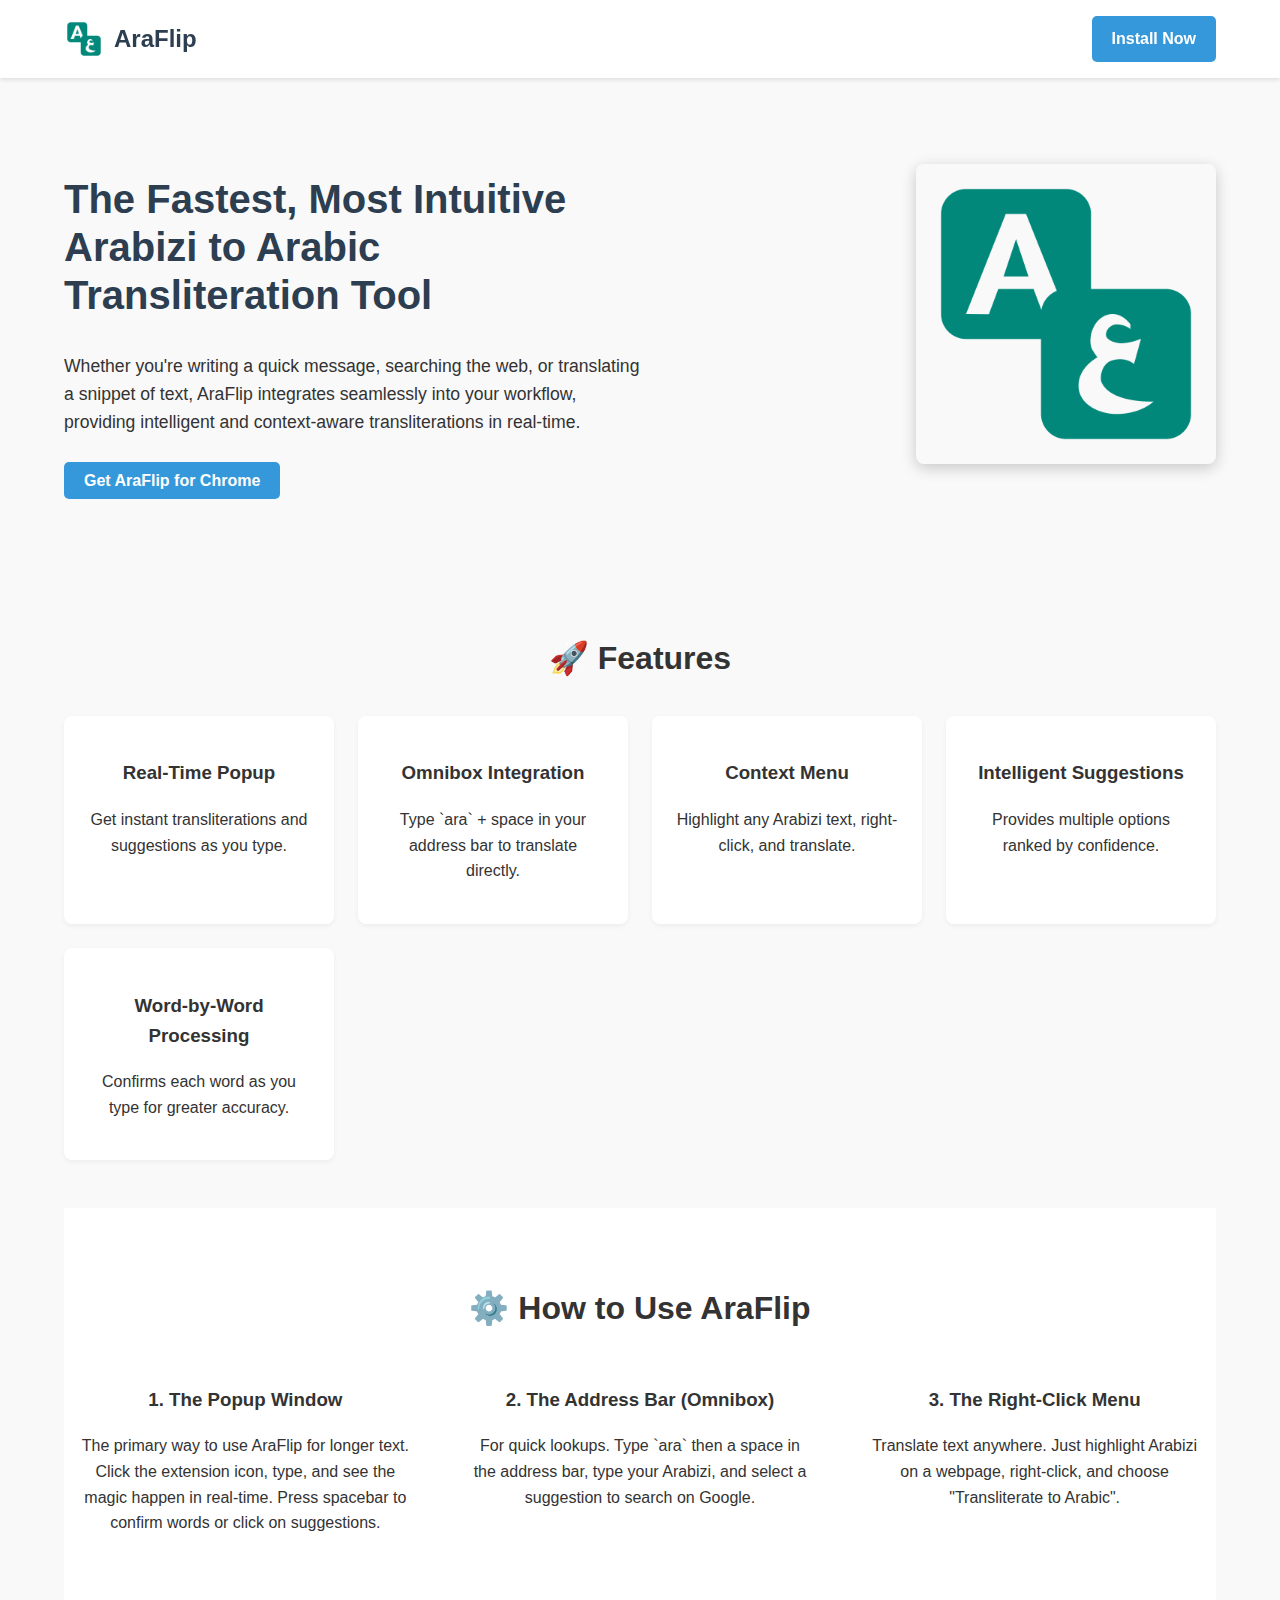
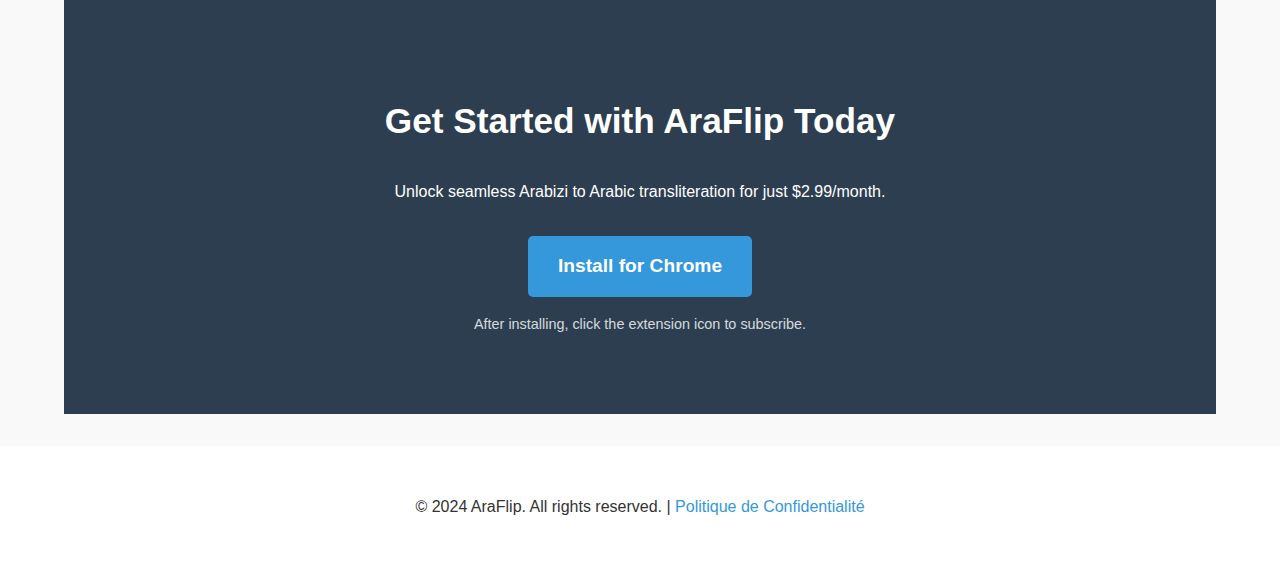
<file: index.html>
<!DOCTYPE html>
<html lang="en">
<head>
    <meta charset="UTF-8">
    <meta name="viewport" content="width=device-width, initial-scale=1.0">
    <title>AraFlip - Instant Arabizi to Arabic Transliteration</title>
    <link rel="stylesheet" href="landing.css">
    <link rel="shortcut icon" href="icons/icon48.png" type="image/png">
</head>
<body>
    <header>
        <nav>
            <div class="logo">
                <img src="icons/icon48.png" alt="AraFlip Logo">
                <h1>AraFlip</h1>
            </div>
            <a href="#install" class="cta-button">Install Now</a>
        </nav>
    </header>

    <main>
        <section class="hero">
            <div class="hero-content">
                <h2>The Fastest, Most Intuitive Arabizi to Arabic Transliteration Tool</h2>
                <p>Whether you're writing a quick message, searching the web, or translating a snippet of text, AraFlip integrates seamlessly into your workflow, providing intelligent and context-aware transliterations in real-time.</p>
                <a href="#install" class="cta-button">Get AraFlip for Chrome</a>
            </div>
            <div class="hero-image">
                <!-- You can add a screenshot of the extension popup here -->
                <img src="icons/icon128.png" alt="AraFlip Extension Screenshot" class="screenshot">
            </div>
        </section>

        <section id="features" class="features">
            <h2>🚀 Features</h2>
            <div class="feature-grid">
                <div class="feature-item">
                    <h3>Real-Time Popup</h3>
                    <p>Get instant transliterations and suggestions as you type.</p>
                </div>
                <div class="feature-item">
                    <h3>Omnibox Integration</h3>
                    <p>Type `ara` + space in your address bar to translate directly.</p>
                </div>
                <div class="feature-item">
                    <h3>Context Menu</h3>
                    <p>Highlight any Arabizi text, right-click, and translate.</p>
                </div>
                <div class="feature-item">
                    <h3>Intelligent Suggestions</h3>
                    <p>Provides multiple options ranked by confidence.</p>
                </div>
                 <div class="feature-item">
                    <h3>Word-by-Word Processing</h3>
                    <p>Confirms each word as you type for greater accuracy.</p>
                </div>
            </div>
        </section>

        <section id="how-to-use" class="how-to-use">
            <h2>⚙️ How to Use AraFlip</h2>
            <div class="usage-methods">
                <article>
                    <h3>1. The Popup Window</h3>
                    <p>The primary way to use AraFlip for longer text. Click the extension icon, type, and see the magic happen in real-time. Press spacebar to confirm words or click on suggestions.</p>
                </article>
                <article>
                    <h3>2. The Address Bar (Omnibox)</h3>
                    <p>For quick lookups. Type `ara` then a space in the address bar, type your Arabizi, and select a suggestion to search on Google.</p>
                </article>
                <article>
                    <h3>3. The Right-Click Menu</h3>
                    <p>Translate text anywhere. Just highlight Arabizi on a webpage, right-click, and choose "Transliterate to Arabic".</p>
                </article>
            </div>
        </section>

        <section id="install" class="call-to-action">
            <h2>Get Started with AraFlip Today</h2>
            <p>Unlock seamless Arabizi to Arabic transliteration for just $2.99/month.</p>
            <a href="YOUR_CHROME_STORE_LINK_HERE" class="cta-button">Install for Chrome</a>
            <p class="note">After installing, click the extension icon to subscribe.</p>
        </section>
    </main>

    <footer>
        <p>&copy; 2024 AraFlip. All rights reserved. | <a href="politique-de-confidentialite.html" style="color: #3498db; text-decoration: none;">Politique de Confidentialité</a></p>
    </footer>
</body>
</html>
</file>
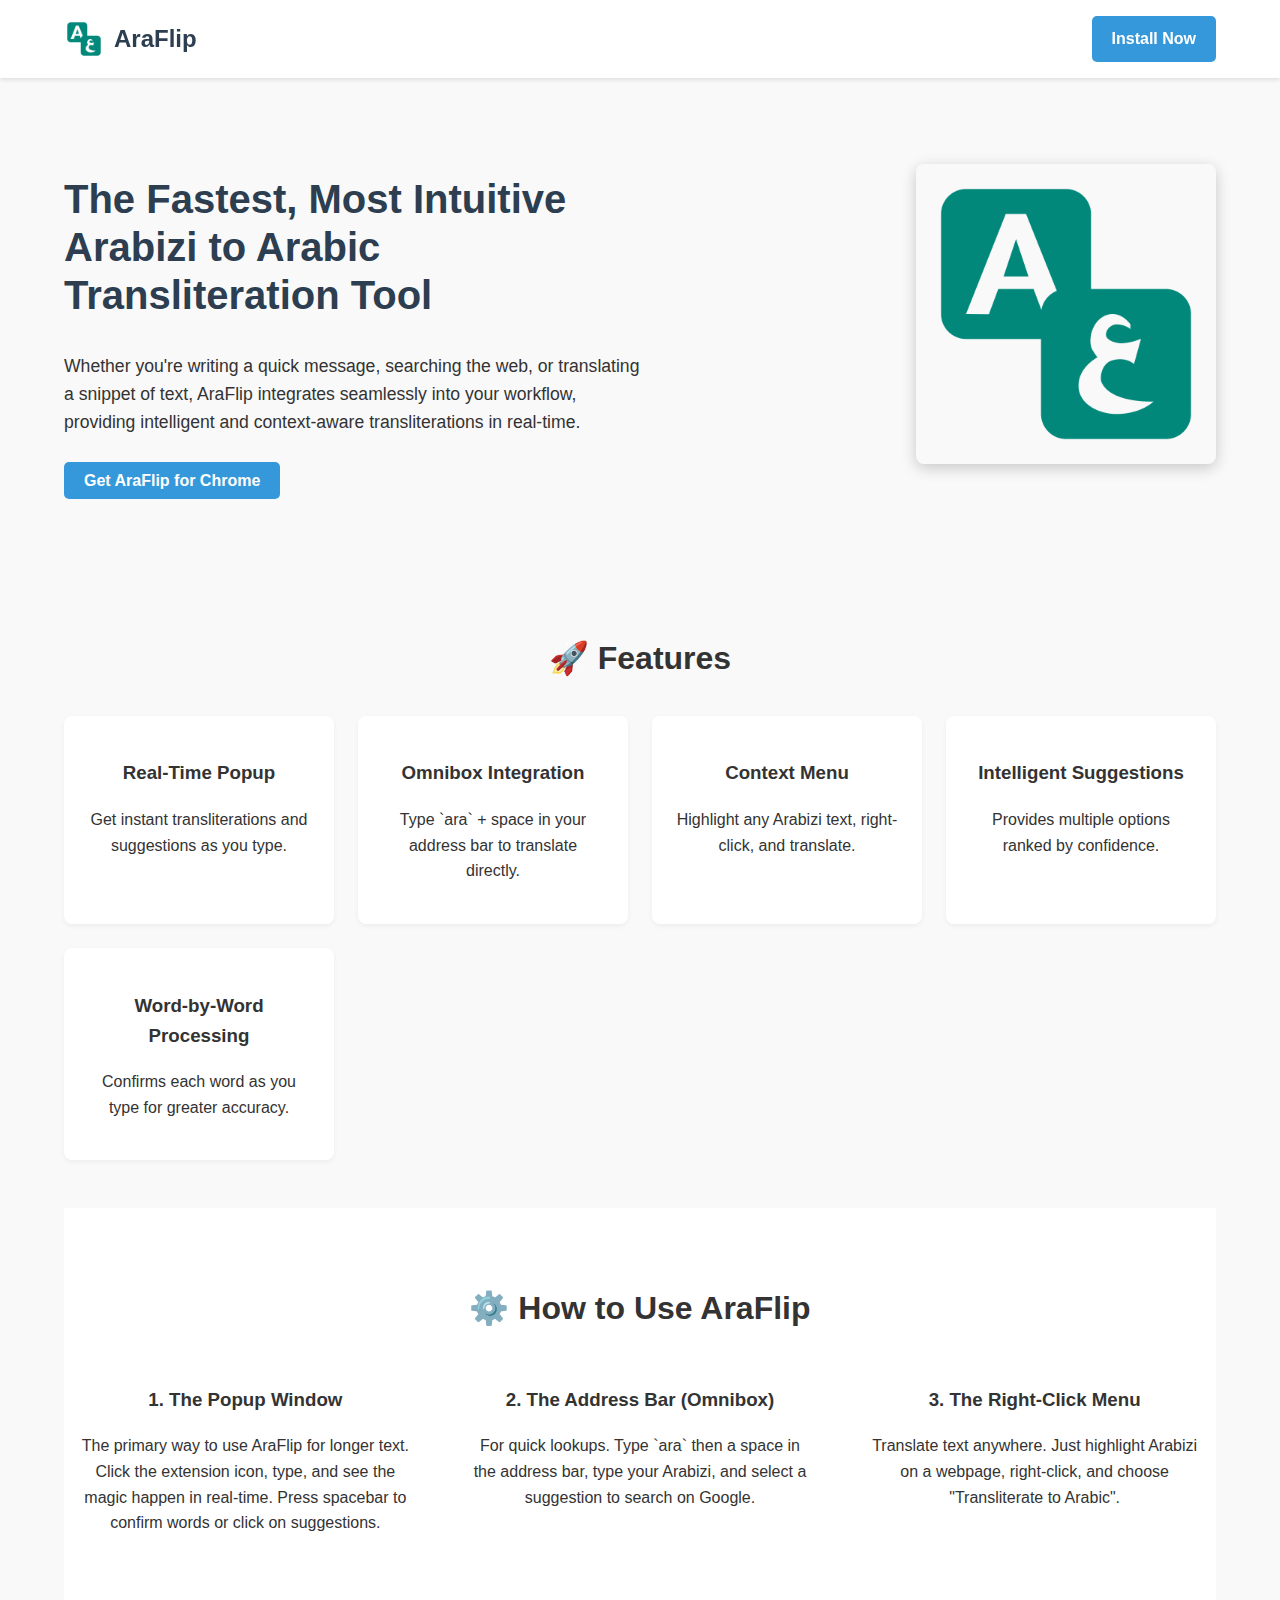
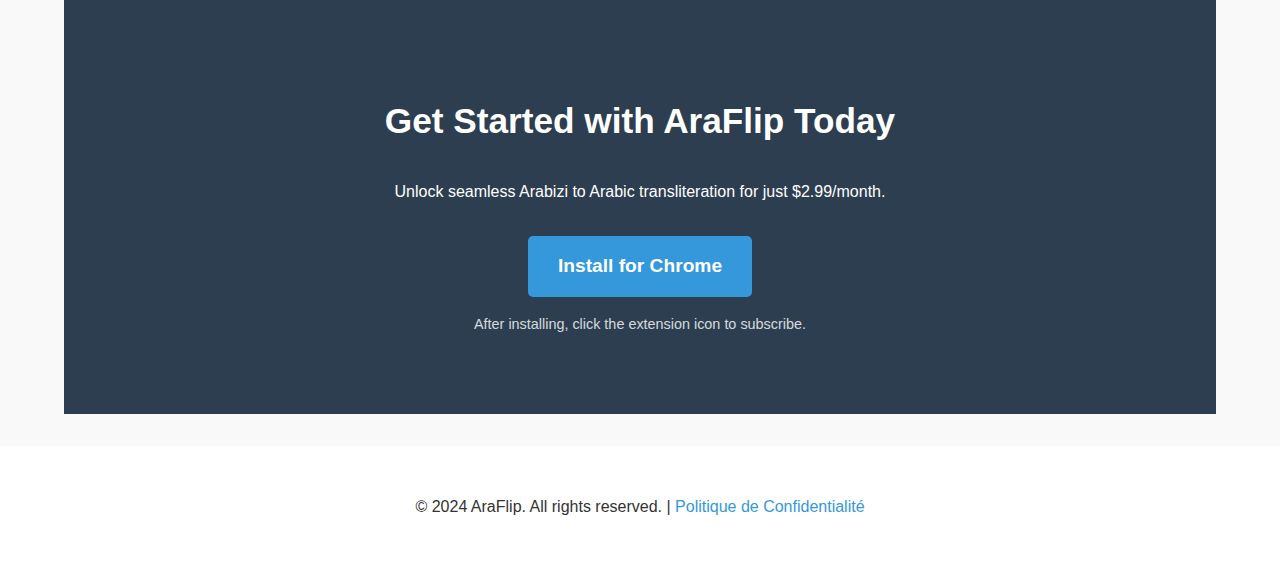
<file: landing.html>
<!DOCTYPE html>
<html lang="en">
<head>
    <meta charset="UTF-8">
    <meta name="viewport" content="width=device-width, initial-scale=1.0">
    <title>AraFlip - Instant Arabizi to Arabic Transliteration</title>
    <link rel="stylesheet" href="landing.css">
    <link rel="shortcut icon" href="icons/icon48.png" type="image/png">
</head>
<body>
    <header>
        <nav>
            <div class="logo">
                <img src="icons/icon48.png" alt="AraFlip Logo">
                <h1>AraFlip</h1>
            </div>
            <a href="#install" class="cta-button">Install Now</a>
        </nav>
    </header>

    <main>
        <section class="hero">
            <div class="hero-content">
                <h2>The Fastest, Most Intuitive Arabizi to Arabic Transliteration Tool</h2>
                <p>Whether you're writing a quick message, searching the web, or translating a snippet of text, AraFlip integrates seamlessly into your workflow, providing intelligent and context-aware transliterations in real-time.</p>
                <a href="#install" class="cta-button">Get AraFlip for Chrome</a>
            </div>
            <div class="hero-image">
                <!-- You can add a screenshot of the extension popup here -->
                <img src="icons/icon128.png" alt="AraFlip Extension Screenshot" class="screenshot">
            </div>
        </section>

        <section id="features" class="features">
            <h2>🚀 Features</h2>
            <div class="feature-grid">
                <div class="feature-item">
                    <h3>Real-Time Popup</h3>
                    <p>Get instant transliterations and suggestions as you type.</p>
                </div>
                <div class="feature-item">
                    <h3>Omnibox Integration</h3>
                    <p>Type `ara` + space in your address bar to translate directly.</p>
                </div>
                <div class="feature-item">
                    <h3>Context Menu</h3>
                    <p>Highlight any Arabizi text, right-click, and translate.</p>
                </div>
                <div class="feature-item">
                    <h3>Intelligent Suggestions</h3>
                    <p>Provides multiple options ranked by confidence.</p>
                </div>
                 <div class="feature-item">
                    <h3>Word-by-Word Processing</h3>
                    <p>Confirms each word as you type for greater accuracy.</p>
                </div>
            </div>
        </section>

        <section id="how-to-use" class="how-to-use">
            <h2>⚙️ How to Use AraFlip</h2>
            <div class="usage-methods">
                <article>
                    <h3>1. The Popup Window</h3>
                    <p>The primary way to use AraFlip for longer text. Click the extension icon, type, and see the magic happen in real-time. Press spacebar to confirm words or click on suggestions.</p>
                </article>
                <article>
                    <h3>2. The Address Bar (Omnibox)</h3>
                    <p>For quick lookups. Type `ara` then a space in the address bar, type your Arabizi, and select a suggestion to search on Google.</p>
                </article>
                <article>
                    <h3>3. The Right-Click Menu</h3>
                    <p>Translate text anywhere. Just highlight Arabizi on a webpage, right-click, and choose "Transliterate to Arabic".</p>
                </article>
            </div>
        </section>

        <section id="install" class="call-to-action">
            <h2>Get Started with AraFlip Today</h2>
            <p>Unlock seamless Arabizi to Arabic transliteration for just $2.99/month.</p>
            <a href="YOUR_CHROME_STORE_LINK_HERE" class="cta-button">Install for Chrome</a>
            <p class="note">After installing, click the extension icon to subscribe.</p>
        </section>
    </main>

    <footer>
        <p>&copy; 2024 AraFlip. All rights reserved. | <a href="politique-de-confidentialite.html" style="color: #3498db; text-decoration: none;">Politique de Confidentialité</a></p>
    </footer>
</body>
</html>
</file>
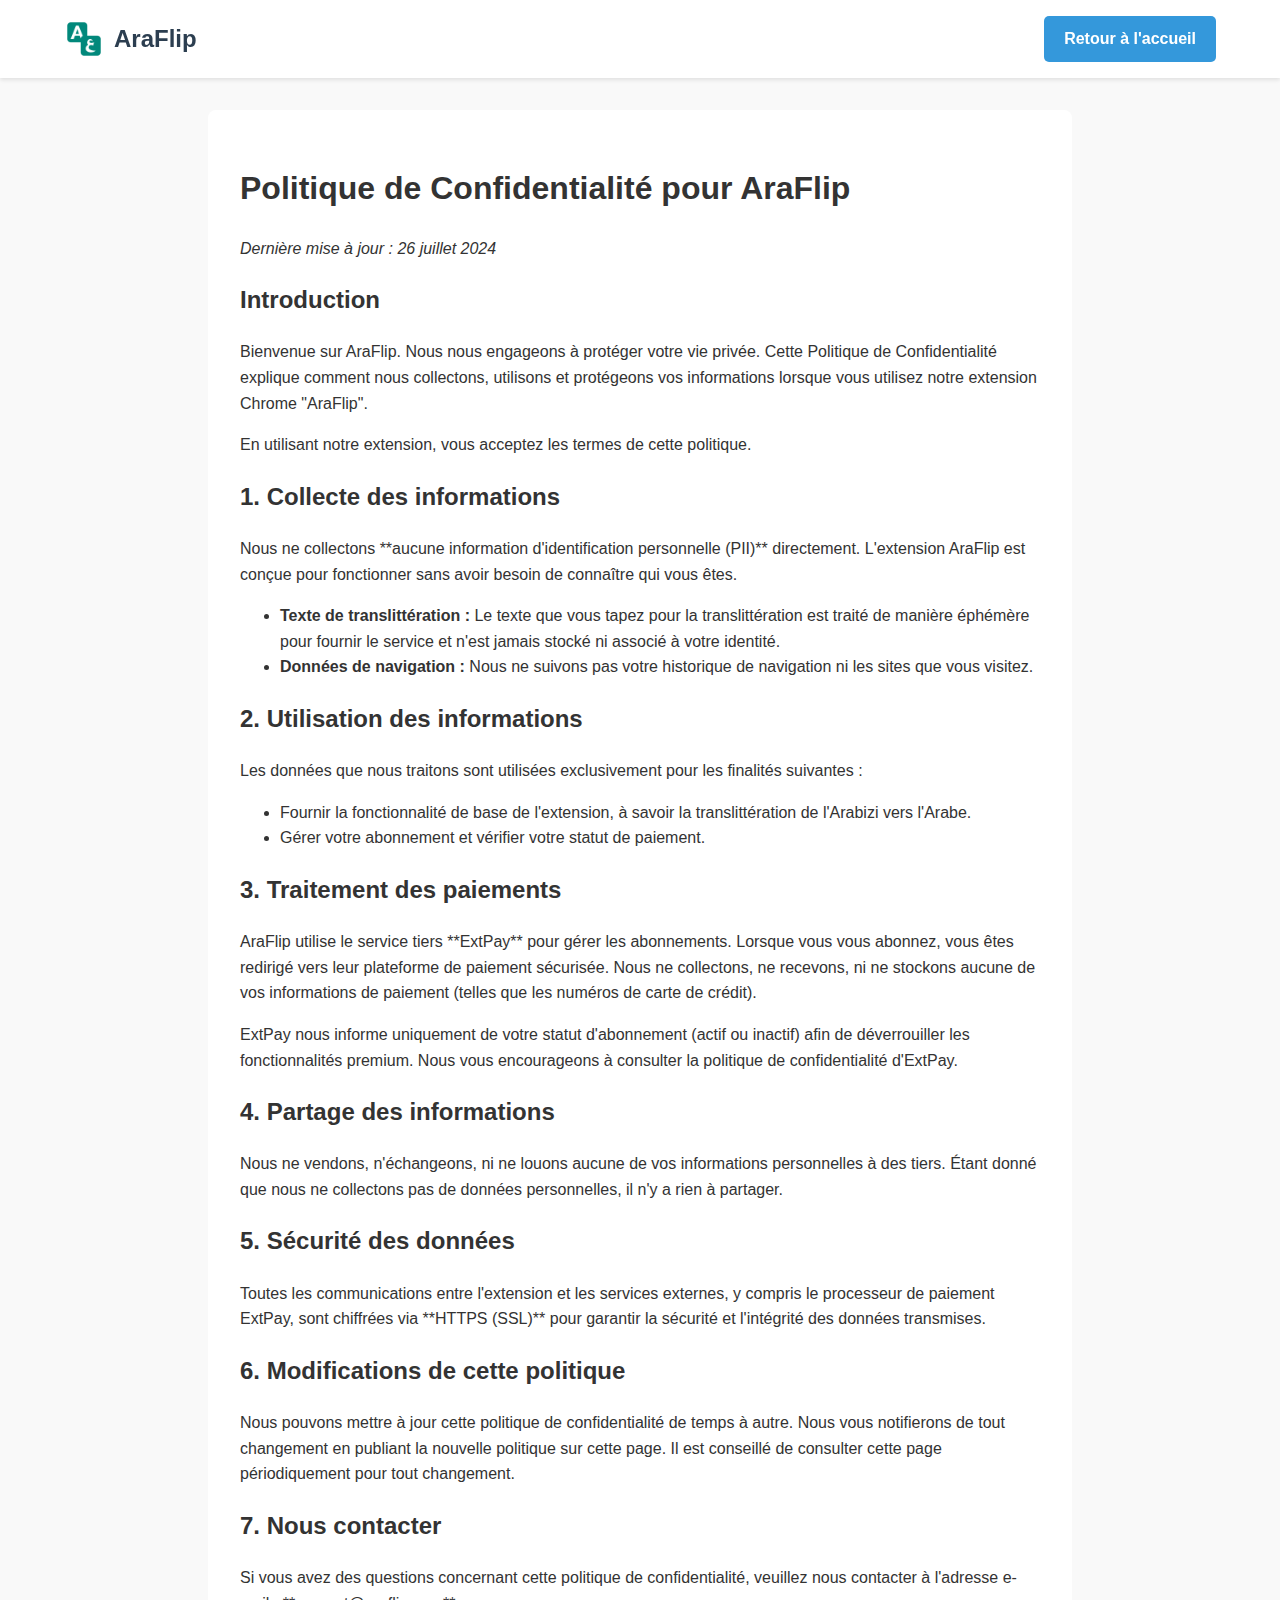
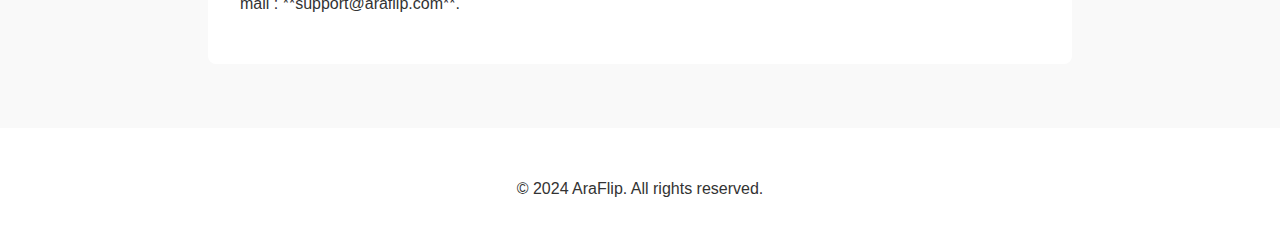
<file: politique-de-confidentialite.html>
<!DOCTYPE html>
<html lang="fr">
<head>
    <meta charset="UTF-8">
    <meta name="viewport" content="width=device-width, initial-scale=1.0">
    <title>Politique de Confidentialité - AraFlip</title>
    <link rel="stylesheet" href="landing.css">
</head>
<body>
    <header>
        <nav>
            <div class="logo">
                <img src="icons/icon48.png" alt="AraFlip Logo">
                <h1>AraFlip</h1>
            </div>
            <a href="landing.html" class="cta-button">Retour à l'accueil</a>
        </nav>
    </header>

    <main style="padding-top: 2rem; padding-bottom: 2rem;">
        <div class="privacy-content" style="max-width: 800px; margin: auto; background: #fff; padding: 2rem; border-radius: 8px;">
            <h1>Politique de Confidentialité pour AraFlip</h1>
            <p><em>Dernière mise à jour : 26 juillet 2024</em></p>

            <h2>Introduction</h2>
            <p>Bienvenue sur AraFlip. Nous nous engageons à protéger votre vie privée. Cette Politique de Confidentialité explique comment nous collectons, utilisons et protégeons vos informations lorsque vous utilisez notre extension Chrome "AraFlip".</p>
            <p>En utilisant notre extension, vous acceptez les termes de cette politique.</p>

            <h2>1. Collecte des informations</h2>
            <p>Nous ne collectons **aucune information d'identification personnelle (PII)** directement. L'extension AraFlip est conçue pour fonctionner sans avoir besoin de connaître qui vous êtes.</p>
            <ul>
                <li><strong>Texte de translittération :</strong> Le texte que vous tapez pour la translittération est traité de manière éphémère pour fournir le service et n'est jamais stocké ni associé à votre identité.</li>
                <li><strong>Données de navigation :</strong> Nous ne suivons pas votre historique de navigation ni les sites que vous visitez.</li>
            </ul>

            <h2>2. Utilisation des informations</h2>
            <p>Les données que nous traitons sont utilisées exclusivement pour les finalités suivantes :</p>
            <ul>
                <li>Fournir la fonctionnalité de base de l'extension, à savoir la translittération de l'Arabizi vers l'Arabe.</li>
                <li>Gérer votre abonnement et vérifier votre statut de paiement.</li>
            </ul>

            <h2>3. Traitement des paiements</h2>
            <p>AraFlip utilise le service tiers **ExtPay** pour gérer les abonnements. Lorsque vous vous abonnez, vous êtes redirigé vers leur plateforme de paiement sécurisée. Nous ne collectons, ne recevons, ni ne stockons aucune de vos informations de paiement (telles que les numéros de carte de crédit).</p>
            <p>ExtPay nous informe uniquement de votre statut d'abonnement (actif ou inactif) afin de déverrouiller les fonctionnalités premium. Nous vous encourageons à consulter la politique de confidentialité d'ExtPay.</p>

            <h2>4. Partage des informations</h2>
            <p>Nous ne vendons, n'échangeons, ni ne louons aucune de vos informations personnelles à des tiers. Étant donné que nous ne collectons pas de données personnelles, il n'y a rien à partager.</p>

            <h2>5. Sécurité des données</h2>
            <p>Toutes les communications entre l'extension et les services externes, y compris le processeur de paiement ExtPay, sont chiffrées via **HTTPS (SSL)** pour garantir la sécurité et l'intégrité des données transmises.</p>
            
            <h2>6. Modifications de cette politique</h2>
            <p>Nous pouvons mettre à jour cette politique de confidentialité de temps à autre. Nous vous notifierons de tout changement en publiant la nouvelle politique sur cette page. Il est conseillé de consulter cette page périodiquement pour tout changement.</p>

            <h2>7. Nous contacter</h2>
            <p>Si vous avez des questions concernant cette politique de confidentialité, veuillez nous contacter à l'adresse e-mail : **support@araflip.com**.</p>
        </div>
    </main>

    <footer>
        <p>&copy; 2024 AraFlip. All rights reserved.</p>
    </footer>
</body>
</html>
</file>
<file: landing.css>
/* General Body Styles */
body {
    font-family: -apple-system, BlinkMacSystemFont, "Segoe UI", Roboto, Helvetica, Arial, sans-serif;
    margin: 0;
    line-height: 1.6;
    color: #333;
    background-color: #f9f9f9;
}

/* Header and Navigation */
header {
    background: #fff;
    box-shadow: 0 2px 4px rgba(0,0,0,0.1);
    padding: 1rem 5%;
    position: sticky;
    top: 0;
    z-index: 1000;
}

nav {
    display: flex;
    justify-content: space-between;
    align-items: center;
}

.logo {
    display: flex;
    align-items: center;
}

.logo img {
    height: 40px;
    margin-right: 10px;
}

.logo h1 {
    margin: 0;
    font-size: 1.5rem;
    color: #2c3e50;
}

/* Call to Action Button */
.cta-button {
    background-color: #3498db;
    color: #fff;
    padding: 10px 20px;
    border-radius: 5px;
    text-decoration: none;
    font-weight: bold;
    transition: background-color 0.3s;
}

.cta-button:hover {
    background-color: #2980b9;
}

/* Main Content */
main {
    padding: 0 5%;
}

/* Hero Section */
.hero {
    display: flex;
    align-items: center;
    justify-content: space-between;
    padding: 4rem 0;
    gap: 2rem;
}

.hero-content {
    max-width: 50%;
}

.hero h2 {
    font-size: 2.5rem;
    line-height: 1.2;
    color: #2c3e50;
}

.hero p {
    font-size: 1.1rem;
    margin-bottom: 2rem;
}

.hero-image .screenshot {
    max-width: 300px;
    border-radius: 8px;
    box-shadow: 0 4px 15px rgba(0,0,0,0.2);
}

/* Features Section */
.features {
    padding: 3rem 0;
    text-align: center;
}

.features h2 {
    font-size: 2rem;
    margin-bottom: 2rem;
}

.feature-grid {
    display: grid;
    grid-template-columns: repeat(auto-fit, minmax(250px, 1fr));
    gap: 1.5rem;
}

.feature-item {
    background: #fff;
    padding: 1.5rem;
    border-radius: 8px;
    box-shadow: 0 2px 5px rgba(0,0,0,0.05);
}

/* How to Use Section */
.how-to-use {
    padding: 3rem 0;
    background: #fff;
}

.how-to-use h2 {
    text-align: center;
    font-size: 2rem;
    margin-bottom: 2rem;
}

.usage-methods {
    display: flex;
    justify-content: space-around;
    gap: 2rem;
}

.usage-methods article {
    flex-basis: 30%;
    text-align: center;
}

/* Call to Action Section */
.call-to-action {
    text-align: center;
    padding: 4rem 0;
    background-color: #2c3e50;
    color: #fff;
}

.call-to-action h2 {
    font-size: 2.2rem;
}

.call-to-action .cta-button {
    font-size: 1.2rem;
    padding: 15px 30px;
    margin-top: 1rem;
    display: inline-block;
}

.note {
    font-size: 0.9rem;
    margin-top: 1rem;
    opacity: 0.8;
}


/* Footer */
footer {
    text-align: center;
    padding: 2rem 0;
    background: #fff;
    margin-top: 2rem;
}

/* Responsive Design */
@media (max-width: 768px) {
    .hero {
        flex-direction: column;
        text-align: center;
    }

    .hero-content {
        max-width: 100%;
    }

    .usage-methods {
        flex-direction: column;
    }
}
</file>
